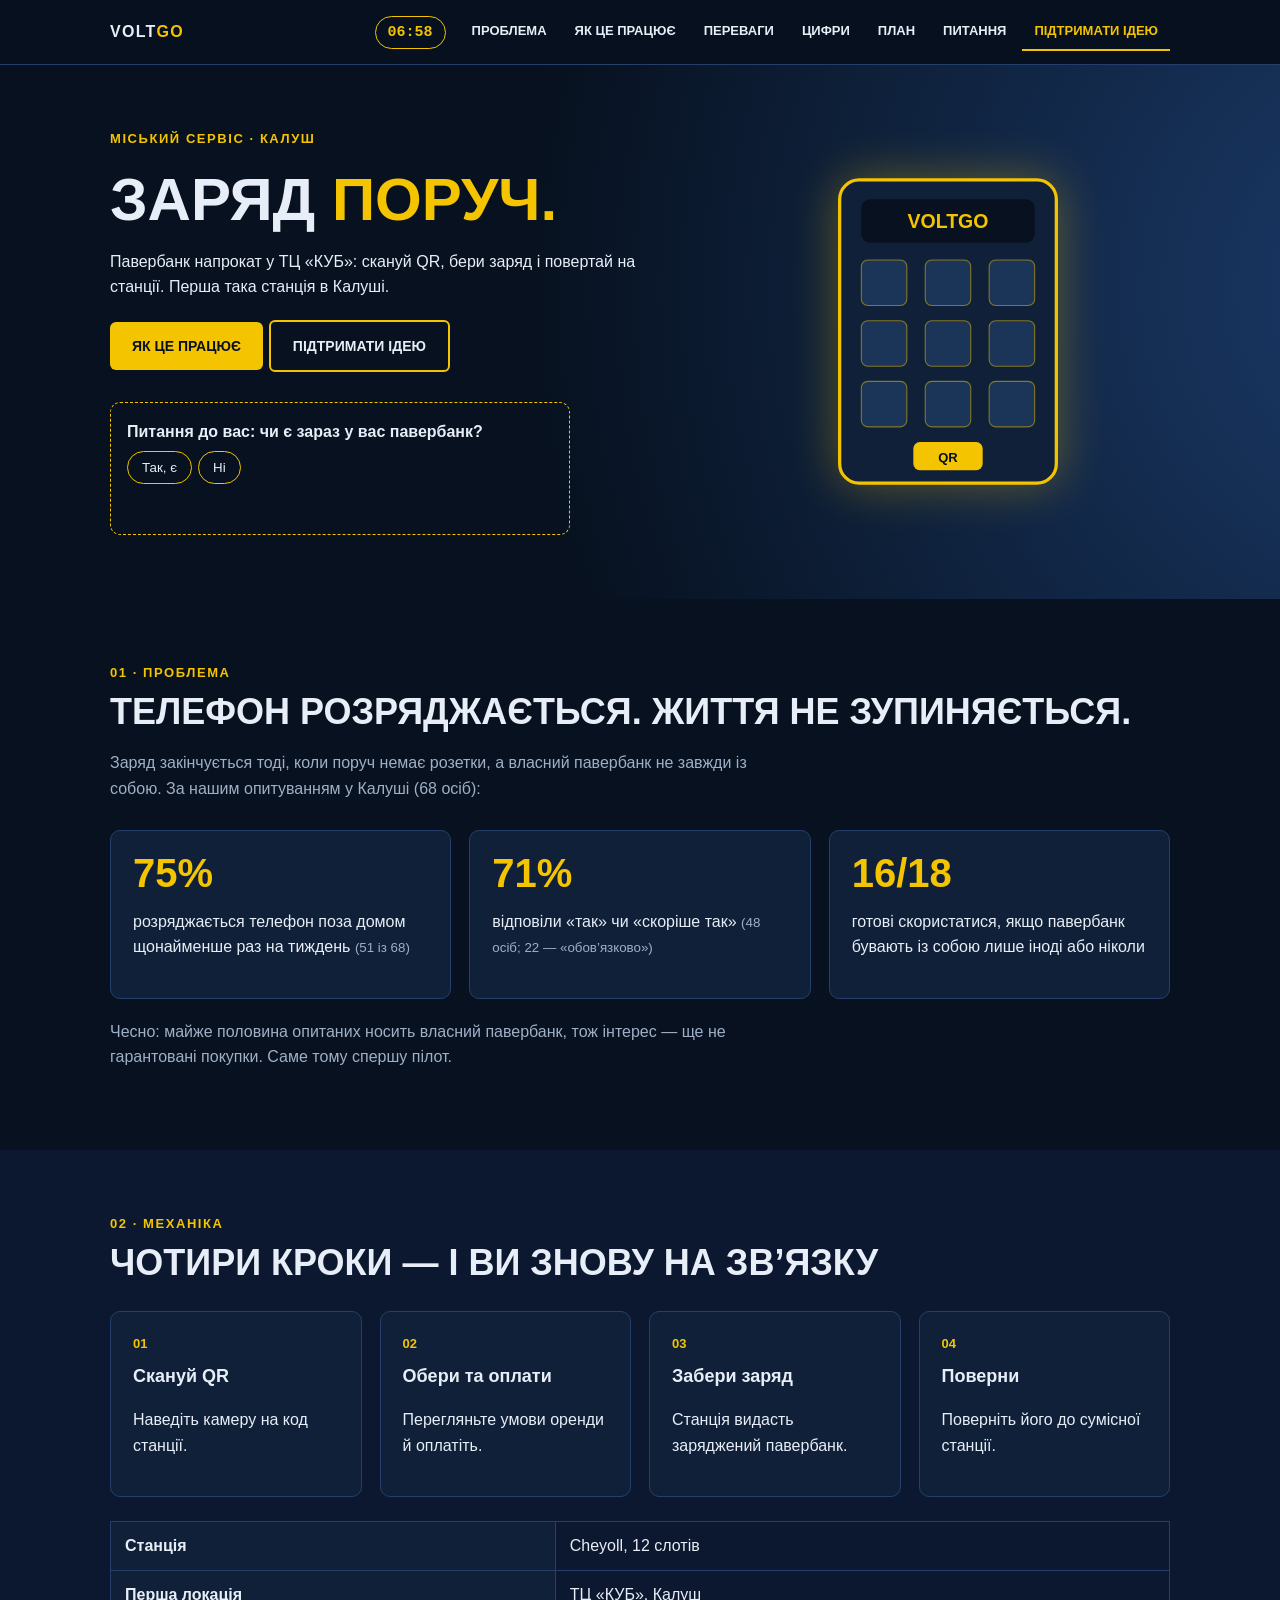
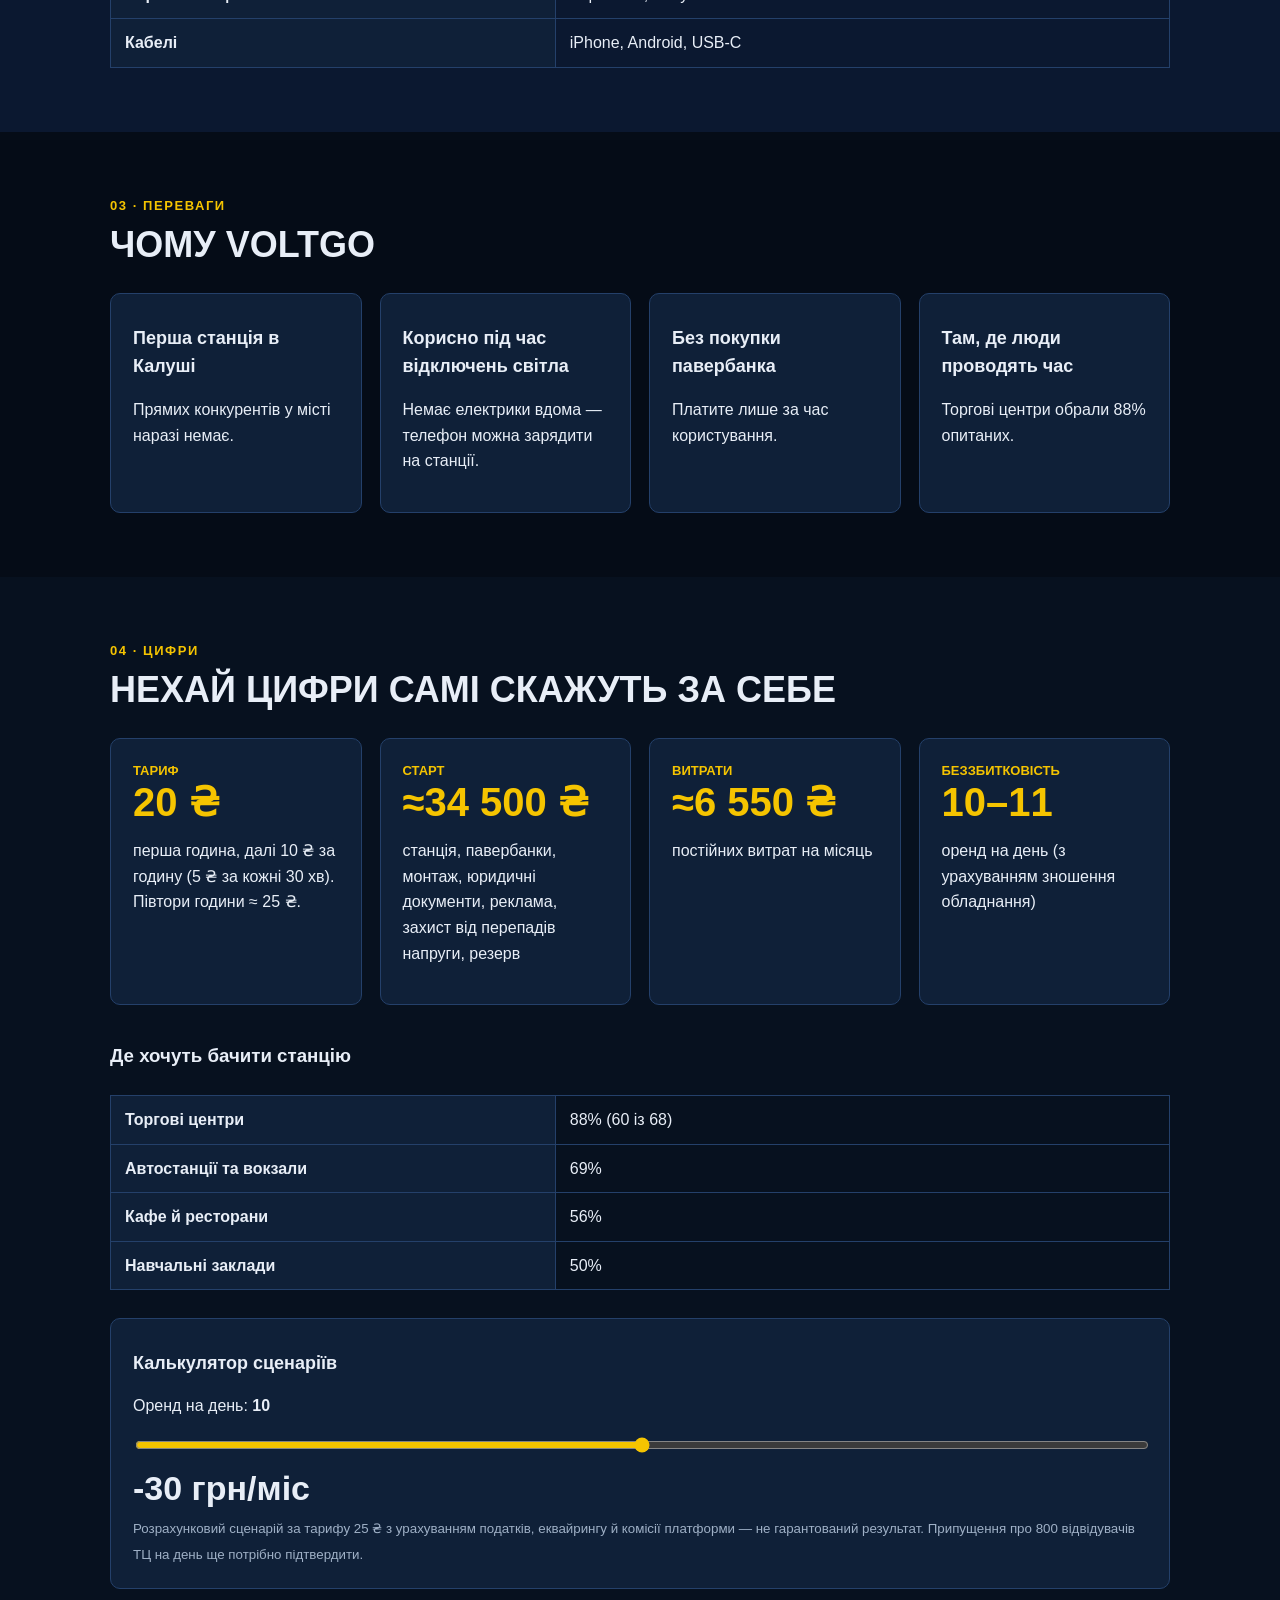
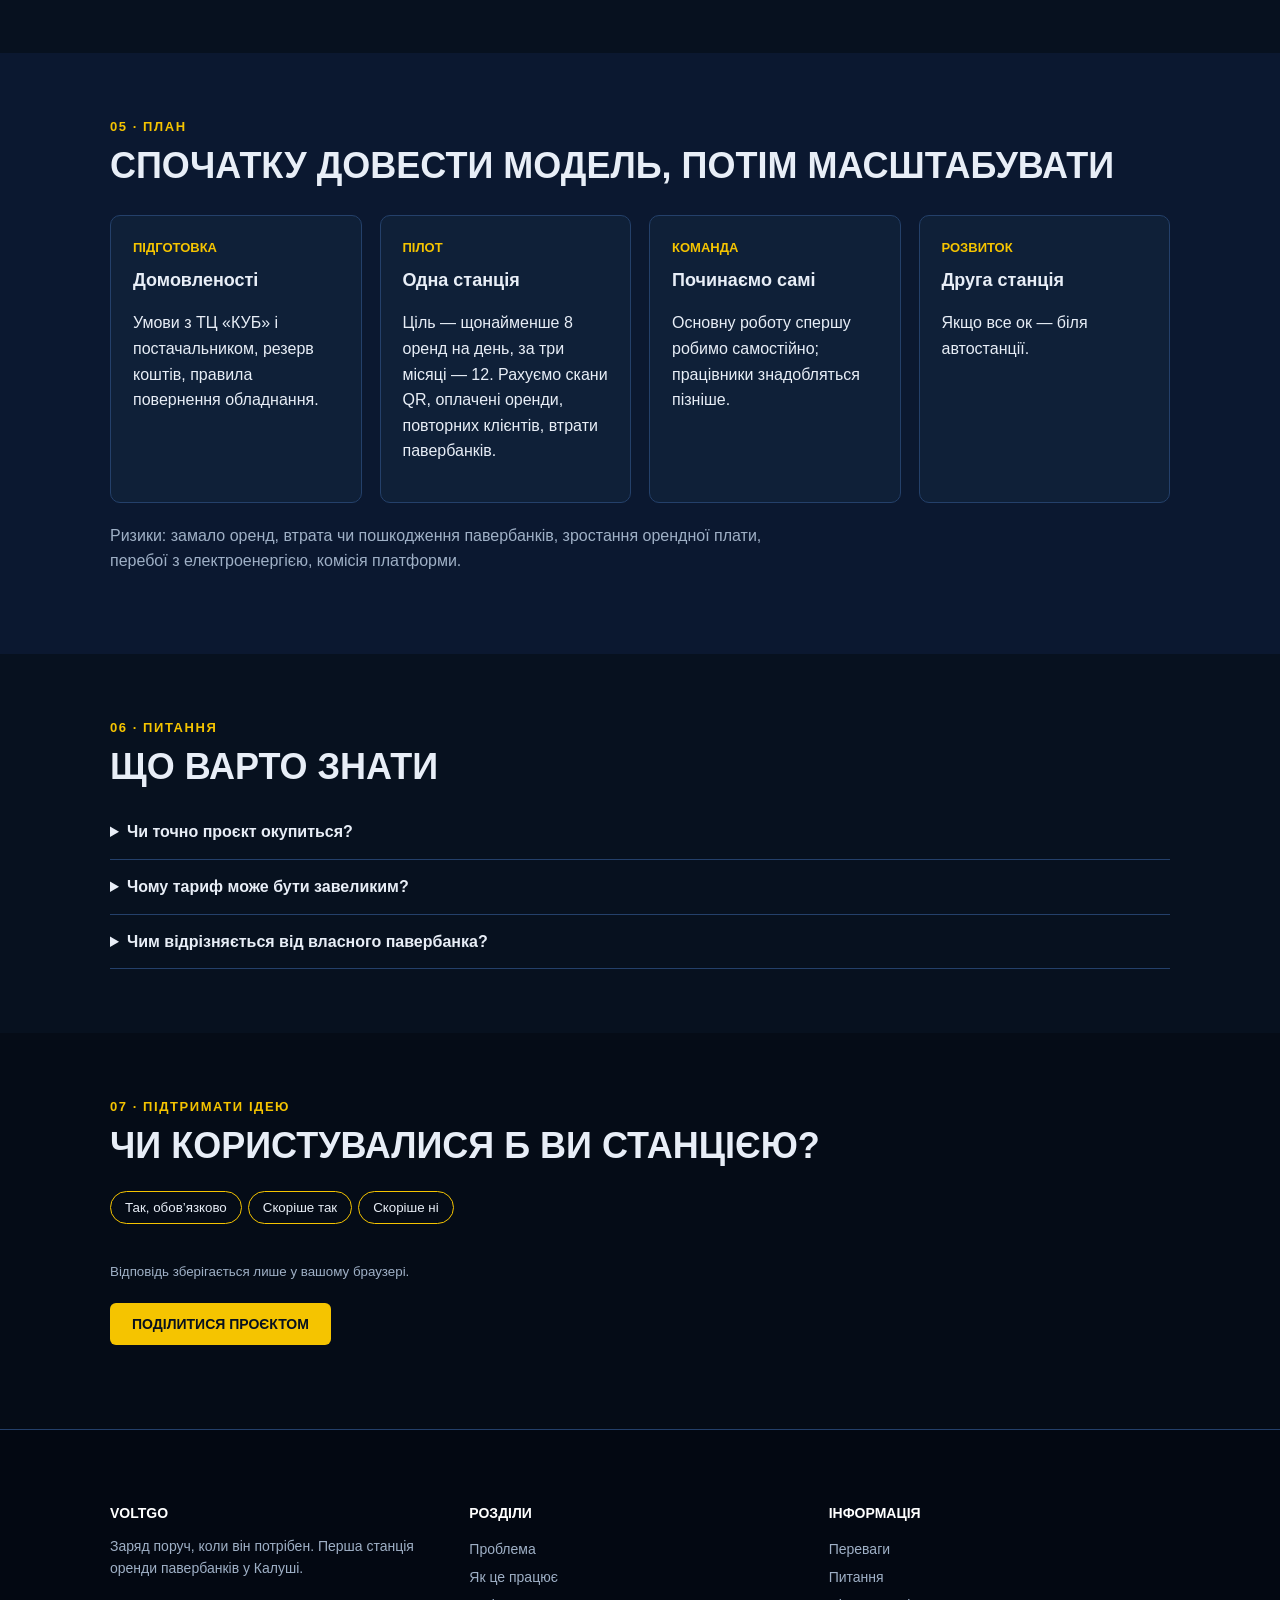
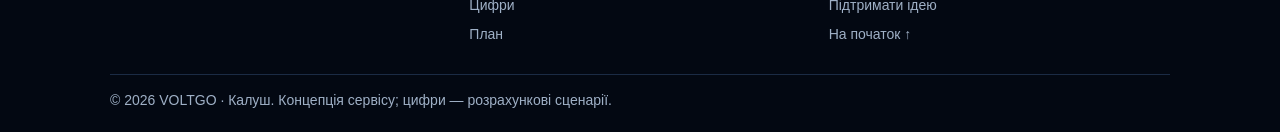
<file: index.html>
<!doctype html>
<html lang="uk"><head><meta charset="utf-8"><meta name="viewport" content="width=device-width,initial-scale=1">
<title>VOLTGO — Заряд поруч | Оренда павербанків у Калуші</title>
<meta name="description" content="VOLTGO — перша в Калуші станція оренди павербанків. Заряд поруч, коли він потрібен.">
<meta name="theme-color" content="#07111f"><link rel="icon" href="assets/favicon.svg" type="image/svg+xml"><link rel="stylesheet" href="css/style.css"></head>
<body id="home">
<header><div class="w"><a class="logo" href="#home">VOLT<b>GO</b></a><span id="timer" title="Таймер виступу: 7 хвилин від завантаження сторінки">07:00</span><button id="bg" aria-label="Меню">☰</button>
<nav id="nav"><a href="#problem">Проблема</a><a href="#how">Як це працює</a><a href="#why">Переваги</a><a href="#numbers">Цифри</a><a href="#plan">План</a><a href="#faq">Питання</a><a href="#support">Підтримати ідею</a></nav></div></header>
<main>
<div class="hero"><div class="w"><div>
<div class="kick">Міський сервіс · Калуш</div>
<h1>Заряд <span>поруч.</span></h1>
<p>Павербанк напрокат у ТЦ «КУБ»: скануй QR, бери заряд і повертай на станції. Перша така станція в Калуші.</p>
<a class="btn" href="#how">Як це працює</a><a class="btn o" href="#support">Підтримати ідею</a>
<div class="q"><b>Питання до вас: чи є зараз у вас павербанк?</b><br>
<button data-a="yes">Так, є</button><button data-a="no">Ні</button><p class="qa"></p></div>
</div><img src="assets/station.svg" alt="Станція Cheyoll на 12 слотів"></div></div>

<section id="problem"><div class="w"><div class="kick">01 · Проблема</div><h2>Телефон розряджається. Життя не зупиняється.</h2>
<p class="sub">Заряд закінчується тоді, коли поруч немає розетки, а власний павербанк не завжди із собою. За нашим опитуванням у Калуші (68 осіб):</p>
<div class="g"><div class="c"><div class="n">75%</div><p>розряджається телефон поза домом щонайменше раз на тиждень <small>(51 із 68)</small></p></div>
<div class="c"><div class="n">71%</div><p>відповіли «так» чи «скоріше так» <small>(48 осіб; 22 — «обов’язково»)</small></p></div>
<div class="c"><div class="n">16/18</div><p>готові скористатися, якщо павербанк бувають із собою лише іноді або ніколи</p></div></div>
<p class="sub" style="margin-top:20px">Чесно: майже половина опитаних носить власний павербанк, тож інтерес — ще не гарантовані покупки. Саме тому спершу пілот.</p></div></section>

<section id="how" class="alt"><div class="w"><div class="kick">02 · Механіка</div><h2>Чотири кроки — і ви знову на зв’язку</h2>
<div class="g"><div class="c"><div class="step">01</div><h3>Скануй QR</h3><p>Наведіть камеру на код станції.</p></div>
<div class="c"><div class="step">02</div><h3>Обери та оплати</h3><p>Перегляньте умови оренди й оплатіть.</p></div>
<div class="c"><div class="step">03</div><h3>Забери заряд</h3><p>Станція видасть заряджений павербанк.</p></div>
<div class="c"><div class="step">04</div><h3>Поверни</h3><p>Поверніть його до сумісної станції.</p></div></div>
<table><tr><td>Станція</td><td>Cheyoll, 12 слотів</td></tr><tr><td>Перша локація</td><td>ТЦ «КУБ», Калуш</td></tr><tr><td>Кабелі</td><td>iPhone, Android, USB-C</td></tr></table></div></section>

<section id="why" class="dk"><div class="w"><div class="kick">03 · Переваги</div><h2>Чому VOLTGO</h2>
<div class="g"><div class="c"><h3>Перша станція в Калуші</h3><p>Прямих конкурентів у місті наразі немає.</p></div>
<div class="c"><h3>Корисно під час відключень світла</h3><p>Немає електрики вдома — телефон можна зарядити на станції.</p></div>
<div class="c"><h3>Без покупки павербанка</h3><p>Платите лише за час користування.</p></div>
<div class="c"><h3>Там, де люди проводять час</h3><p>Торгові центри обрали 88% опитаних.</p></div></div></div></section>

<section id="numbers"><div class="w"><div class="kick">04 · Цифри</div><h2>Нехай цифри самі скажуть за себе</h2>
<div class="g"><div class="c"><div class="step">ТАРИФ</div><div class="n">20 ₴</div><p>перша година, далі 10 ₴ за годину (5 ₴ за кожні 30 хв). Півтори години ≈ 25 ₴.</p></div>
<div class="c"><div class="step">СТАРТ</div><div class="n">≈34 500 ₴</div><p>станція, павербанки, монтаж, юридичні документи, реклама, захист від перепадів напруги, резерв</p></div>
<div class="c"><div class="step">ВИТРАТИ</div><div class="n">≈6 550 ₴</div><p>постійних витрат на місяць</p></div>
<div class="c"><div class="step">БЕЗЗБИТКОВІСТЬ</div><div class="n">10–11</div><p>оренд на день (з урахуванням зношення обладнання)</p></div></div>
<h3 style="margin-top:36px">Де хочуть бачити станцію</h3>
<table><tr><td>Торгові центри</td><td>88% (60 із 68)</td></tr><tr><td>Автостанції та вокзали</td><td>69%</td></tr><tr><td>Кафе й ресторани</td><td>56%</td></tr><tr><td>Навчальні заклади</td><td>50%</td></tr></table>
<div class="c" style="margin-top:28px"><h3>Калькулятор сценаріїв</h3><p>Оренд на день: <b id="rv"></b></p><input id="rent" type="range" min="0" max="20" value="10" aria-label="Оренд на день"><div id="profit" class="res"></div>
<small>Розрахунковий сценарій за тарифу 25 ₴ з урахуванням податків, еквайрингу й комісії платформи — не гарантований результат. Припущення про 800 відвідувачів ТЦ на день ще потрібно підтвердити.</small></div></div></section>

<section id="plan" class="alt"><div class="w"><div class="kick">05 · План</div><h2>Спочатку довести модель, потім масштабувати</h2>
<div class="g"><div class="c"><div class="step">ПІДГОТОВКА</div><h3>Домовленості</h3><p>Умови з ТЦ «КУБ» і постачальником, резерв коштів, правила повернення обладнання.</p></div>
<div class="c"><div class="step">ПІЛОТ</div><h3>Одна станція</h3><p>Ціль — щонайменше 8 оренд на день, за три місяці — 12. Рахуємо скани QR, оплачені оренди, повторних клієнтів, втрати павербанків.</p></div>
<div class="c"><div class="step">КОМАНДА</div><h3>Починаємо самі</h3><p>Основну роботу спершу робимо самостійно; працівники знадобляться пізніше.</p></div>
<div class="c"><div class="step">РОЗВИТОК</div><h3>Друга станція</h3><p>Якщо все ок — біля автостанції.</p></div></div>
<p class="sub" style="margin-top:20px">Ризики: замало оренд, втрата чи пошкодження павербанків, зростання орендної плати, перебої з електроенергією, комісія платформи.</p></div></section>

<section id="faq"><div class="w"><div class="kick">06 · Питання</div><h2>Що варто знати</h2>
<details><summary>Чи точно проєкт окупиться?</summary><p>Ні, гарантувати це до пілоту не можна. Тому спершу тестуємо одну станцію й збираємо реальні показники.</p></details>
<details><summary>Чому тариф може бути завеликим?</summary><p>51% опитаних вважають прийнятною ціну до 20 ₴, тому обрано ступінчастий тариф: 20 ₴ за першу годину, далі 10 ₴.</p></details>
<details><summary>Чим відрізняється від власного павербанка?</summary><p>Його не треба купувати, заряджати й носити з собою — достатньо знайти станцію.</p></details></div></section>

<section id="support" class="dk"><div class="w"><div class="kick">07 · Підтримати ідею</div><h2>Чи користувалися б ви станцією?</h2>
<div class="poll"><button>Так, обов’язково</button><button>Скоріше так</button><button>Скоріше ні</button></div><p id="pmsg" class="qa"></p>
<small class="sub">Відповідь зберігається лише у вашому браузері.</small>
<p><button class="btn" id="share">Поділитися проєктом</button><span id="contacts"></span></p></div></section>
</main>
<footer><div class="w"><div class="g"><div><h4>VOLTGO</h4>Заряд поруч, коли він потрібен. Перша станція оренди павербанків у Калуші.</div>
<div><h4>Розділи</h4><a href="#problem">Проблема</a><a href="#how">Як це працює</a><a href="#numbers">Цифри</a><a href="#plan">План</a></div>
<div><h4>Інформація</h4><a href="#why">Переваги</a><a href="#faq">Питання</a><a href="#support">Підтримати ідею</a><a href="#home">На початок ↑</a></div></div>
<div class="cp">© 2026 VOLTGO · Калуш. Концепція сервісу; цифри — розрахункові сценарії.</div></div></footer>
<script src="js/config.js"></script><script src="js/main.js"></script>
</body></html>
</file>
<file: css/style.css>
:root{--bg:#07111f;--bg2:#0f2038;--bg3:#0b1830;--ac:#f5c400;--tx:#e8eef7;--mu:#9fb0c6;--ln:#24406a}
*{box-sizing:border-box}html{scroll-behavior:smooth;scroll-padding-top:72px}
body{margin:0;font:16px/1.6 Arial,Helvetica,sans-serif;color:var(--tx);background:var(--bg)}
a{color:inherit}.w{max-width:1100px;margin:0 auto;padding:0 20px}
header{position:sticky;top:0;z-index:9;background:rgba(7,17,31,.92);backdrop-filter:blur(8px);border-bottom:1px solid var(--ln)}
header .w{display:flex;align-items:center;gap:14px;height:64px}
.logo{font-weight:800;letter-spacing:.08em;text-decoration:none;margin-right:auto}.logo b{color:var(--ac);animation:glow 2.4s ease-in-out infinite}
nav{display:flex;gap:4px}nav a{padding:8px 12px;text-decoration:none;font-size:13px;font-weight:700;text-transform:uppercase;border-bottom:2px solid transparent;transition:.25s}
nav a:hover,nav a.on{color:var(--ac);border-color:var(--ac)}
#timer{font:700 15px/1 monospace;padding:8px 12px;border:1px solid var(--ac);border-radius:20px;color:var(--ac);min-width:70px;text-align:center}
#timer.warn{color:#ff6b5e;border-color:#ff6b5e;animation:pulse 1s infinite}#timer.done{background:#ff6b5e;color:#fff;border-color:#ff6b5e}
#bg{display:none;background:none;border:0;color:#fff;font-size:26px;cursor:pointer}
.hero{background:radial-gradient(circle at 80% 30%,#1b3b6b,var(--bg) 60%);background-size:140% 140%;animation:bgm 12s ease-in-out infinite alternate;padding:64px 0}
.hero .w{display:grid;grid-template-columns:1.3fr 1fr;gap:40px;align-items:center}
.hero .w>div{animation:up .9s both}
.kick{color:var(--ac);font-weight:700;letter-spacing:.12em;font-size:13px;text-transform:uppercase}
h1{font-size:clamp(34px,6vw,60px);line-height:1.05;margin:.3em 0;text-transform:uppercase}h1 span{color:var(--ac);animation:glow 2.4s ease-in-out infinite}
.hero img{width:100%;max-width:260px;justify-self:center;animation:float 4s ease-in-out infinite;filter:drop-shadow(0 0 24px rgba(245,196,0,.35))}
.btn{display:inline-block;background:var(--ac);color:var(--bg);font-weight:800;text-transform:uppercase;font-size:14px;padding:13px 22px;border:0;border-radius:6px;text-decoration:none;cursor:pointer;margin:4px 6px 4px 0;transition:.25s}
.btn:hover{transform:translateY(-3px);box-shadow:0 8px 22px rgba(245,196,0,.35)}.btn.o{background:none;color:var(--tx);border:2px solid var(--ac)}
.q{margin-top:26px;padding:16px;border:1px dashed var(--ac);border-radius:10px;max-width:460px}
.q button,.poll button{margin:6px 6px 0 0;padding:8px 14px;border-radius:20px;border:1px solid var(--ac);background:none;color:inherit;cursor:pointer;transition:.2s}
.q button:hover,.poll button:hover{background:var(--ac);color:var(--bg);transform:scale(1.05)}.qa{min-height:24px;margin:10px 0 0;color:var(--ac)}
section{padding:64px 0}section.alt{background:var(--bg3)}section.dk{background:#050c17}
h2{font-size:clamp(24px,4vw,36px);text-transform:uppercase;margin:.2em 0 .5em;line-height:1.15}
.sub{color:var(--mu);max-width:680px}
.g{display:grid;gap:18px;grid-template-columns:repeat(auto-fit,minmax(220px,1fr));margin-top:28px}
.c{background:var(--bg2);border:1px solid var(--ln);border-radius:10px;padding:22px;transition:transform .3s,border-color .3s,box-shadow .3s}
.c:hover{transform:translateY(-6px);border-color:var(--ac);box-shadow:0 10px 28px rgba(245,196,0,.12)}
.n{font-size:40px;font-weight:800;color:var(--ac);line-height:1}.c small{color:var(--mu)}
.c h3{margin:.4em 0 .3em;font-size:18px}.step{font-weight:800;color:var(--ac);font-size:13px}
table{width:100%;border-collapse:collapse;margin-top:24px}td{padding:11px 14px;border:1px solid var(--ln)}td:first-child{font-weight:700;width:42%;background:var(--bg2)}
input[type=range]{width:100%;accent-color:var(--ac)}
.res{font-size:34px;font-weight:800;transition:color .3s}.res.neg{color:#ff6b5e}.res.pos{color:#4ade80}
details{border-bottom:1px solid var(--ln);padding:14px 0}summary{cursor:pointer;font-weight:700}details p{color:var(--mu);margin:.6em 0 0}
footer{background:#030812;color:var(--mu);padding:44px 0 20px;font-size:14px;border-top:1px solid var(--ln)}
footer h4{color:#fff;text-transform:uppercase;margin:0 0 10px}footer a{display:block;text-decoration:none;padding:3px 0;transition:.2s}footer a:hover{color:var(--ac);padding-left:6px}
.cp{border-top:1px solid #1b2b44;margin-top:26px;padding-top:14px}
.rv{opacity:0;transform:translateY(26px);transition:opacity .7s,transform .7s}.rv.in{opacity:1;transform:none}
@keyframes up{from{opacity:0;transform:translateY(30px)}to{opacity:1;transform:none}}
@keyframes float{50%{transform:translateY(-14px)}}
@keyframes glow{50%{text-shadow:0 0 18px rgba(245,196,0,.8)}}
@keyframes pulse{50%{opacity:.45}}
@keyframes bgm{to{background-position:100% 100%}}
@media(max-width:860px){#bg{display:block}nav{display:none;position:absolute;top:64px;left:0;right:0;background:var(--bg);flex-direction:column;padding:8px 20px 16px}nav.open{display:flex}.hero .w{grid-template-columns:1fr}.hero img{max-width:180px}}
@media(prefers-reduced-motion:reduce){*{animation:none!important;transition:none!important}.rv{opacity:1;transform:none}}
</file>
